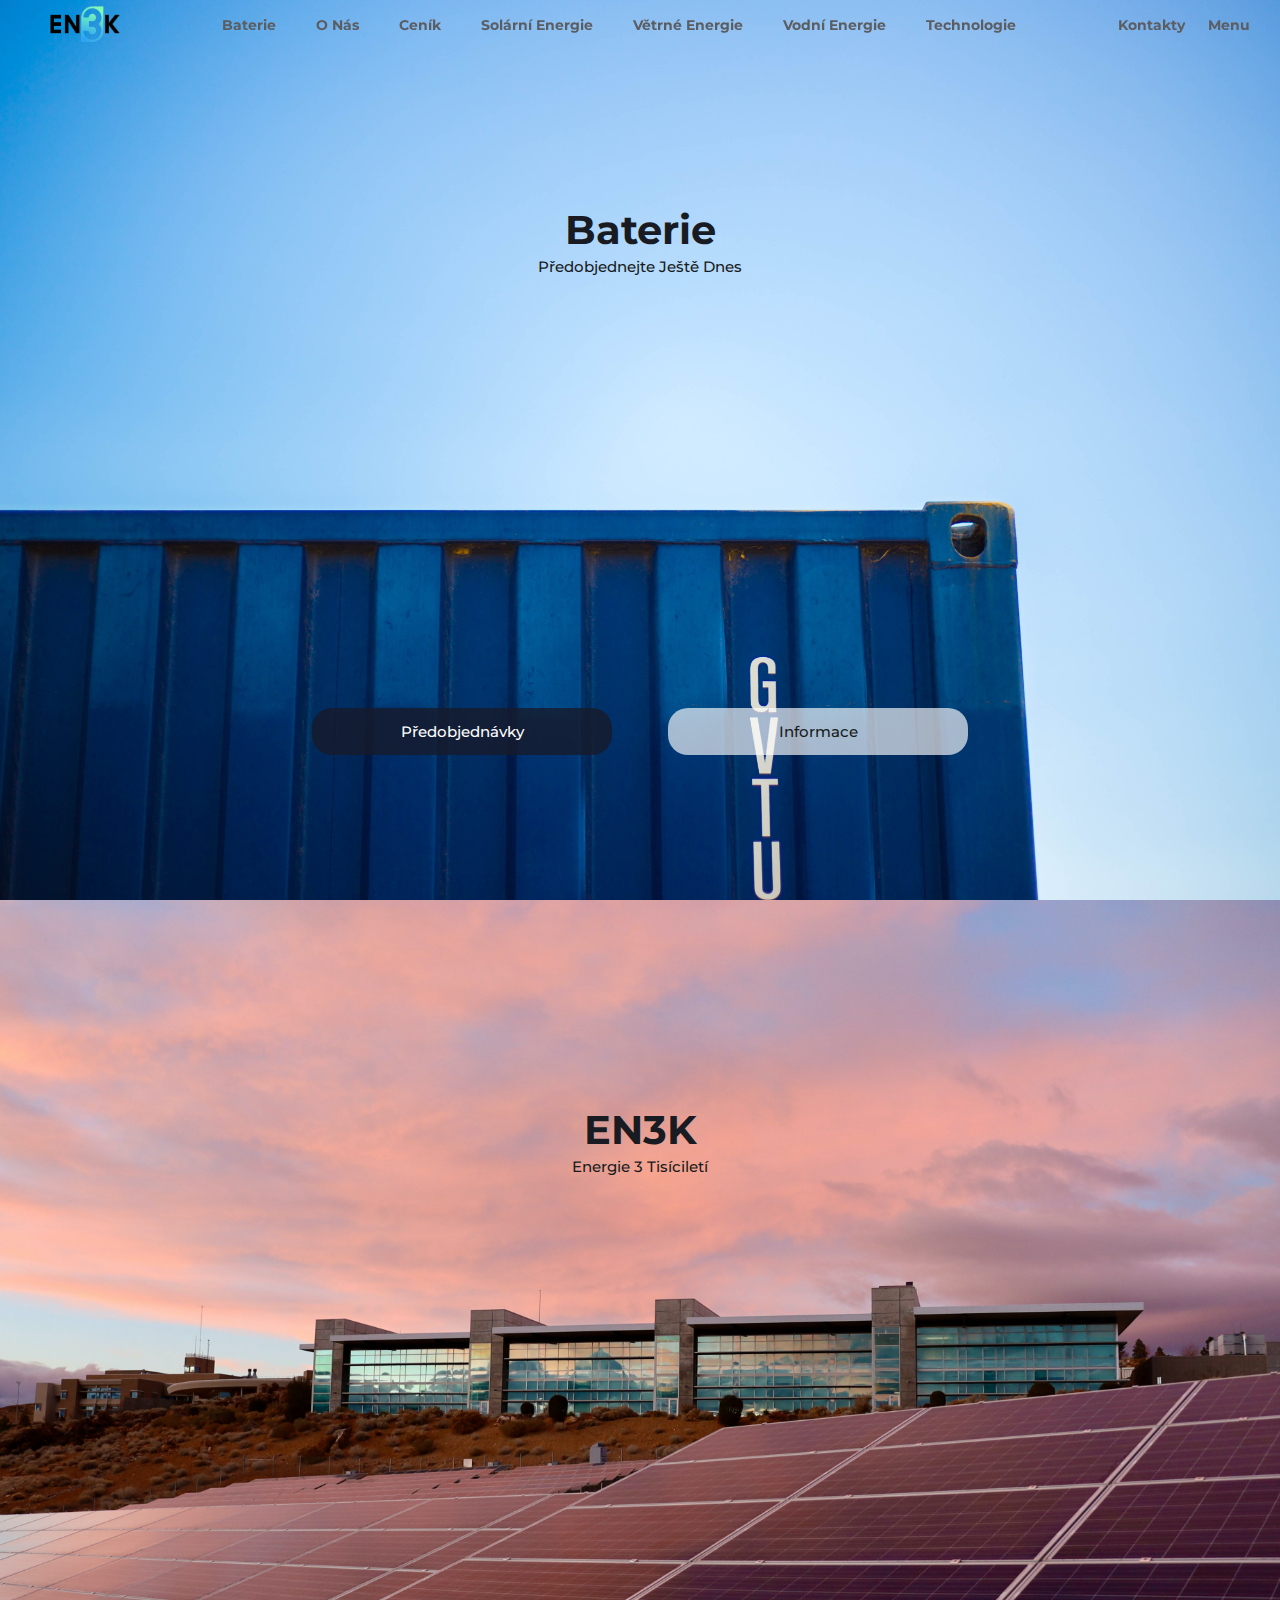
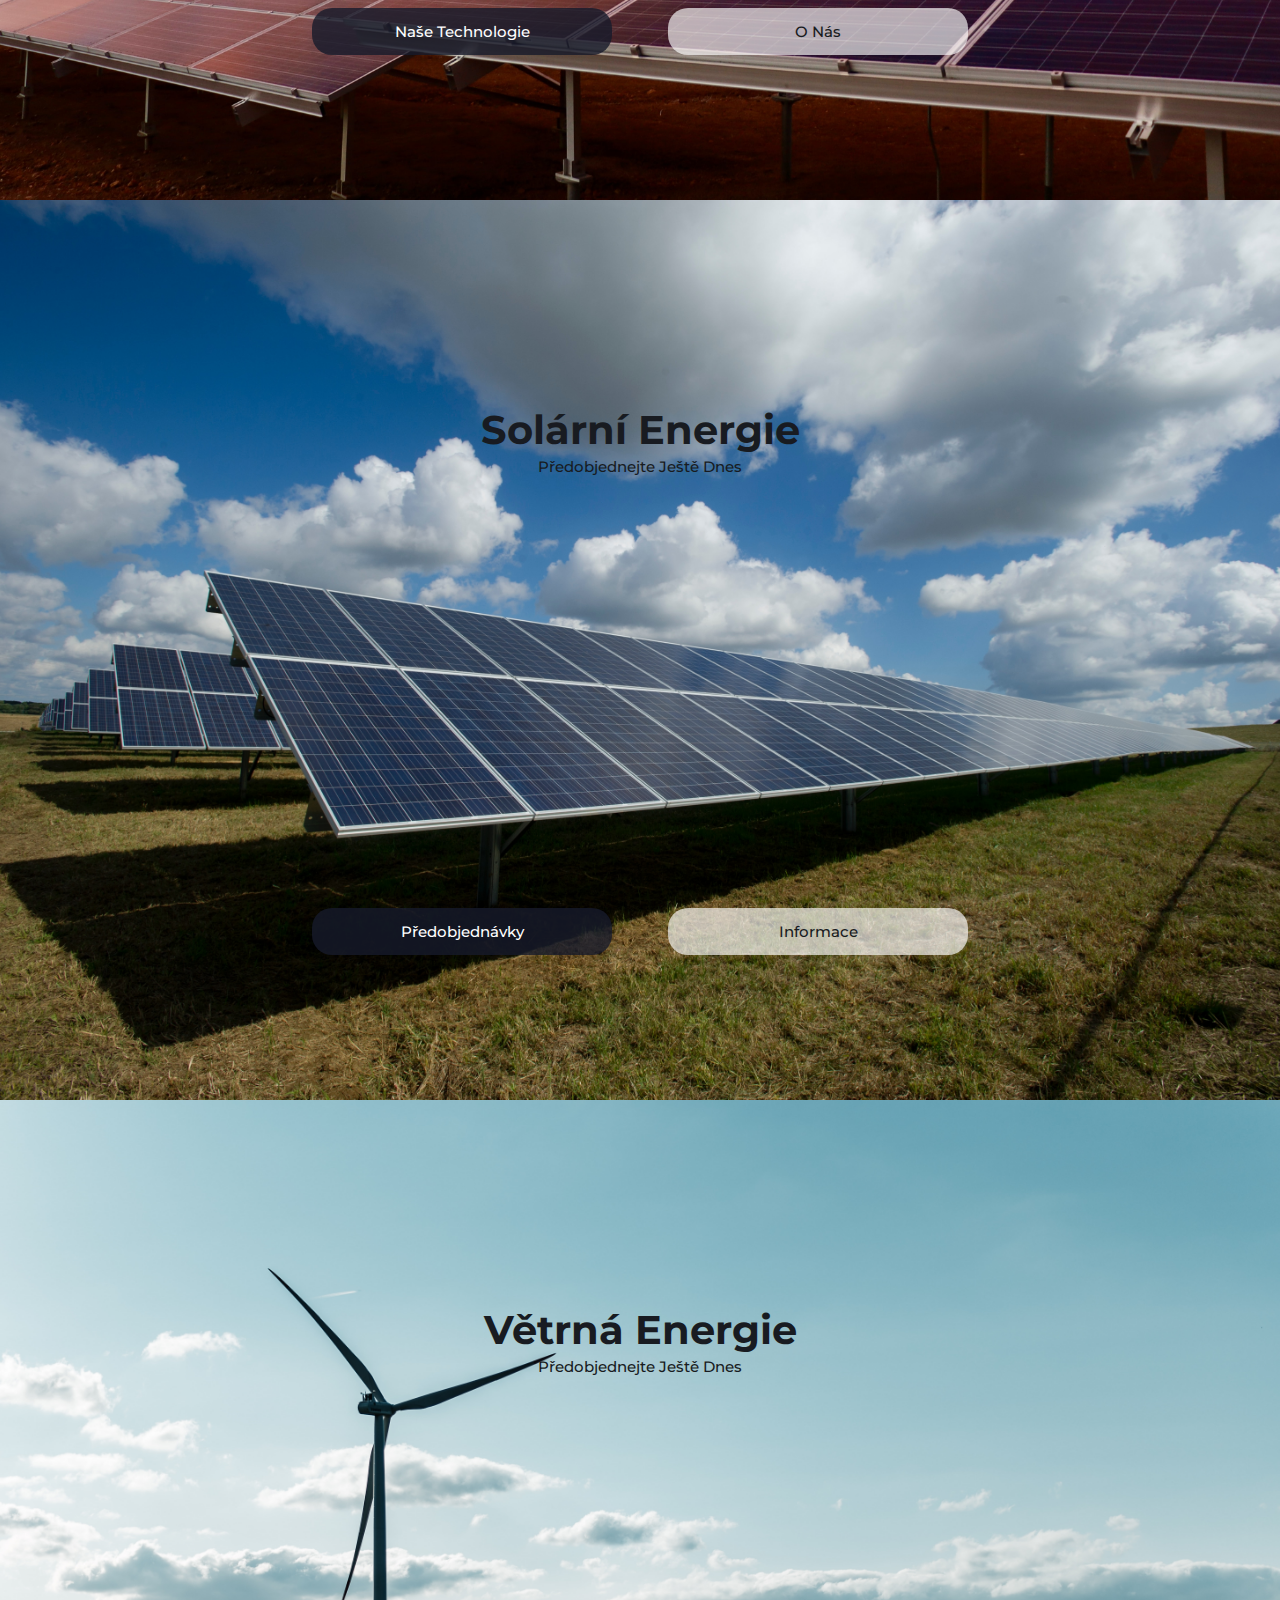
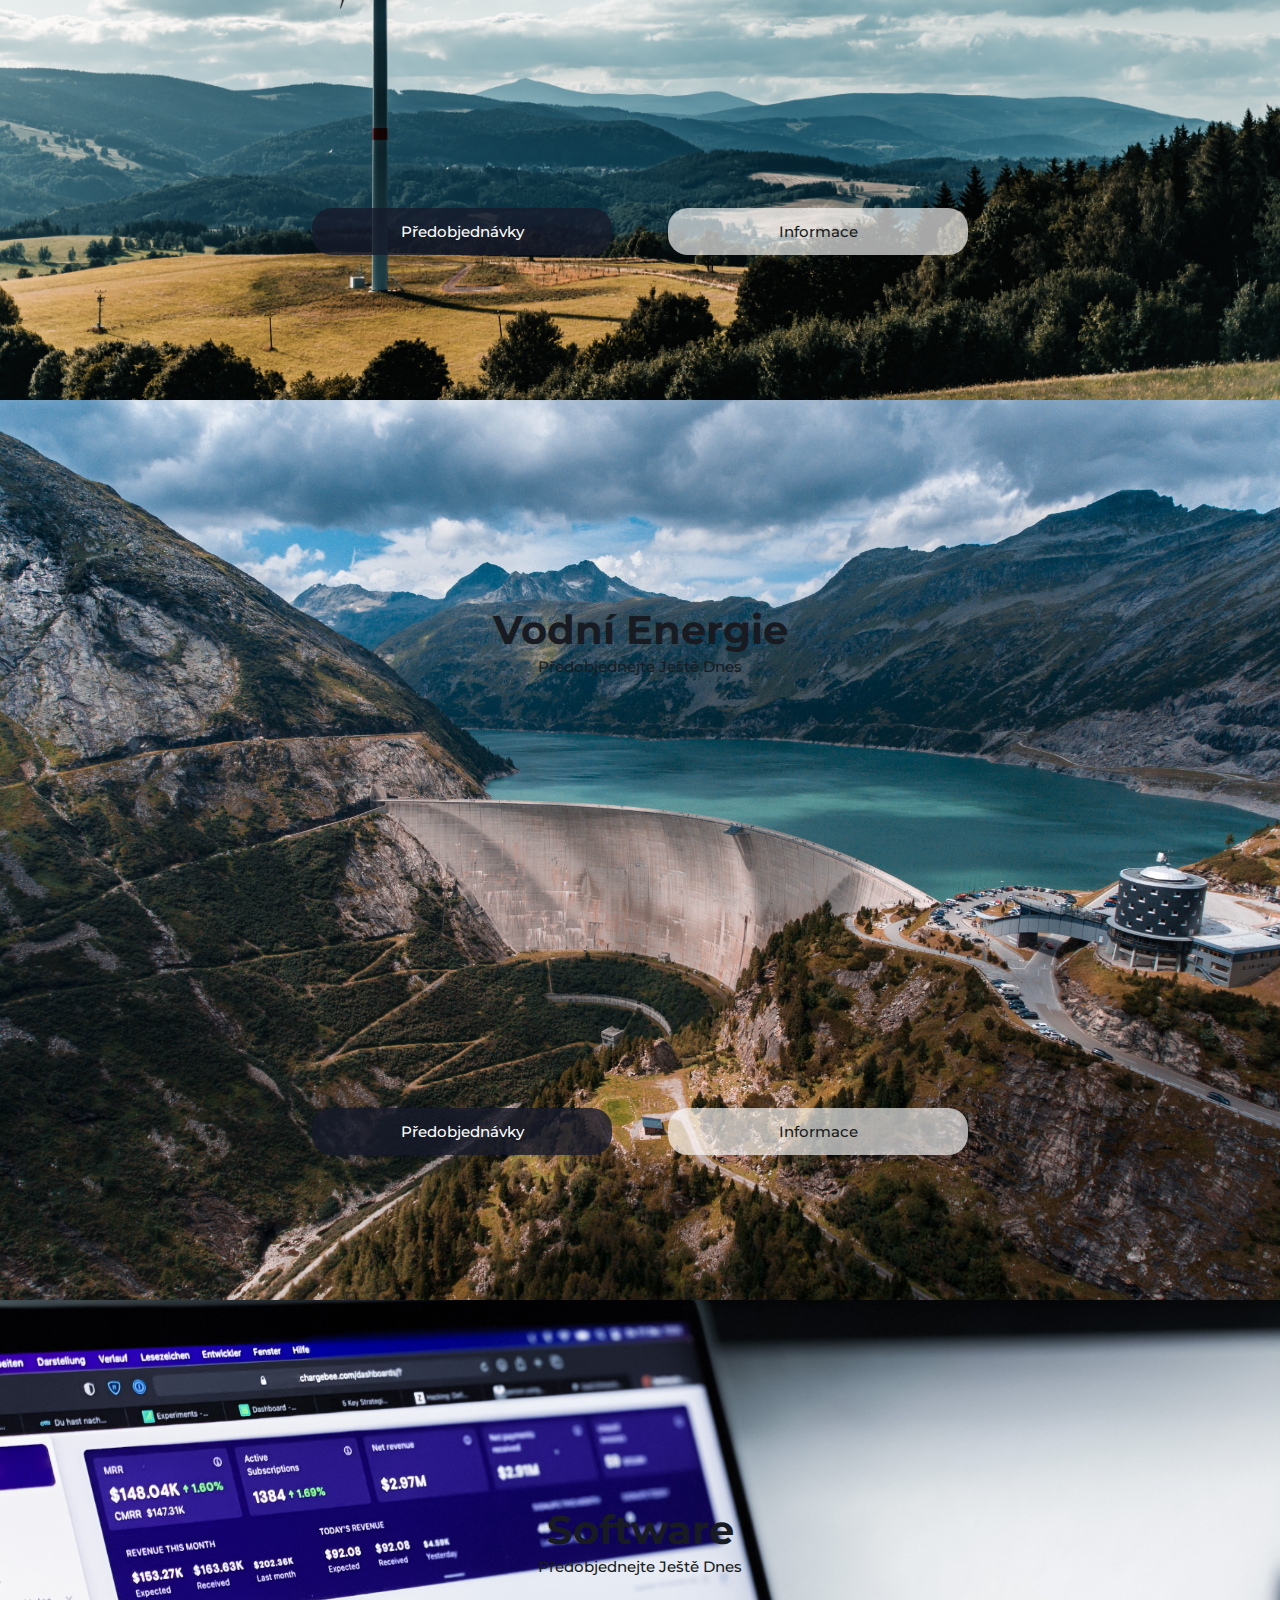
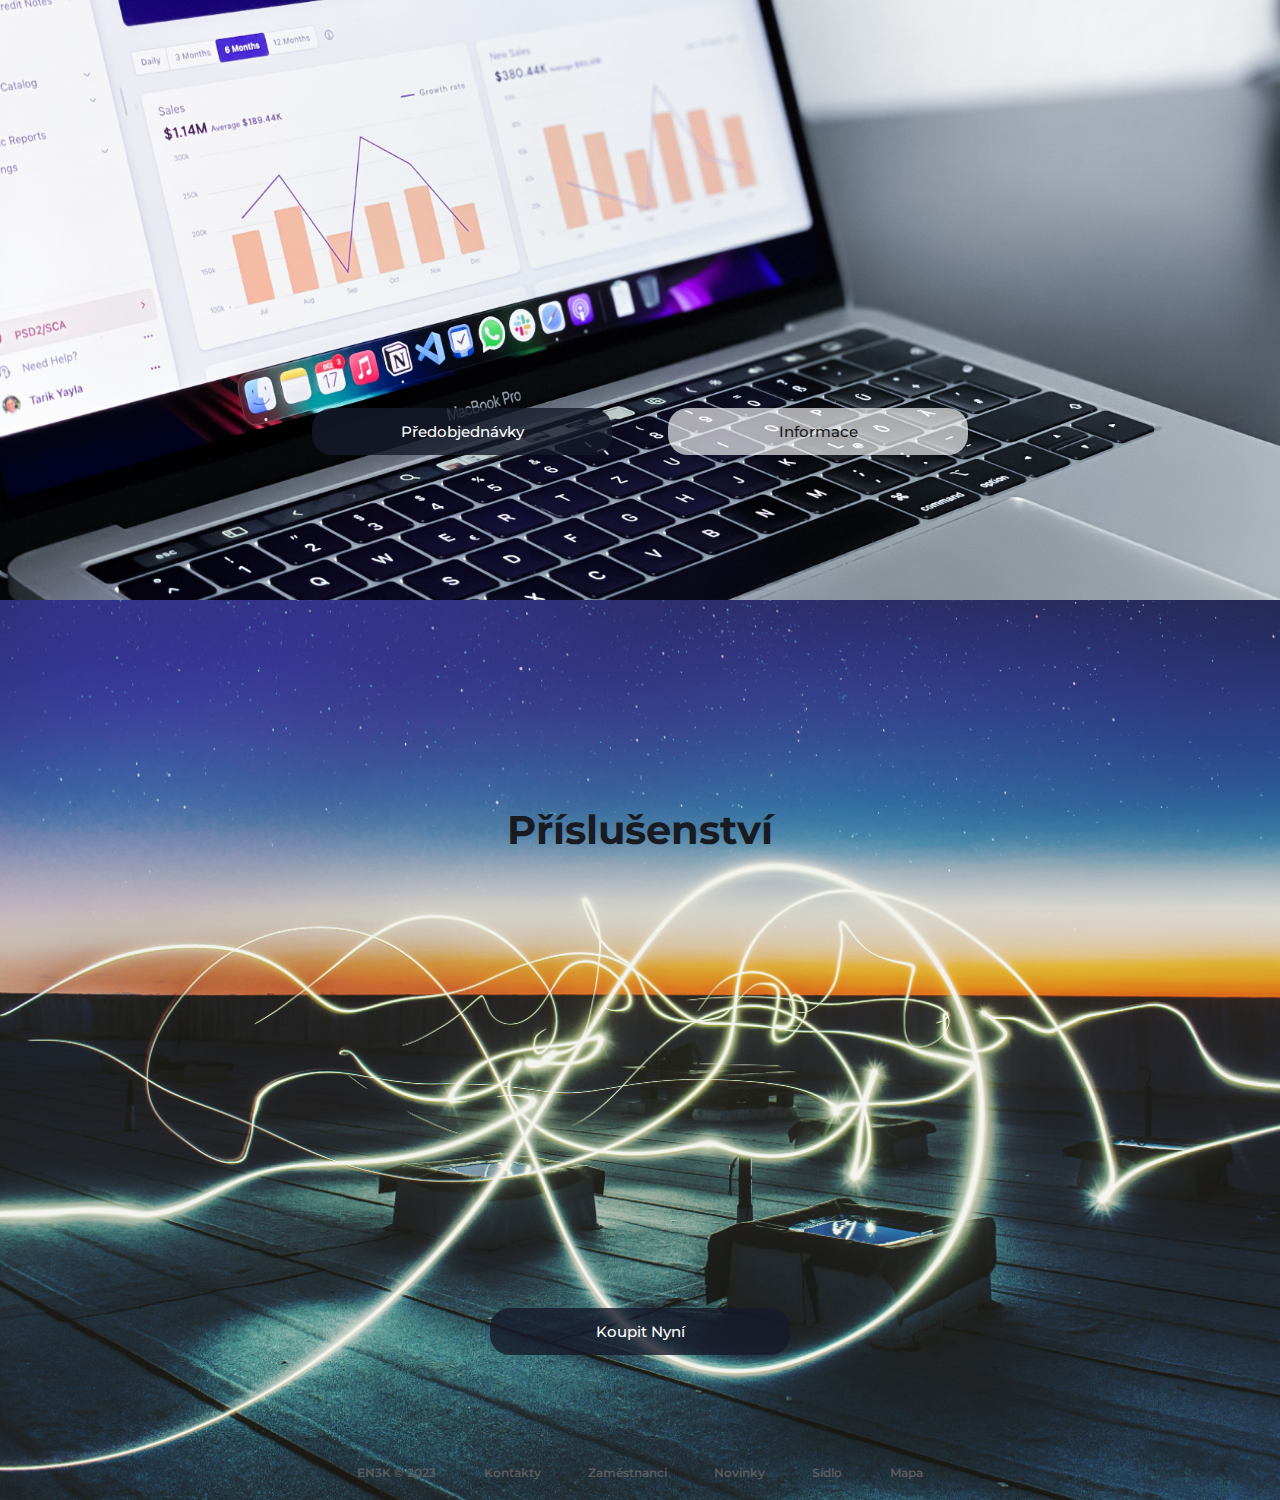
<file: tesla-clone-yt-main/index.html>
<!DOCTYPE html>
<html lang="cs">
<head>
    <meta charset="utf-8"/>
    <meta name="viewport" content="width=device-width"/>
    <link rel="icon" type="image/x-icon" href="media/FaviconEN3K.png">
    <title>EN3K</title>
    <link rel="stylesheet" href="css/index.css"/>
    <link rel="stylesheet" href="css/reset.css"/>
    <link rel="stylesheet" href="css/variable.css"/>
    <link rel="stylesheet" href="css/header.css"/>
    <link rel="stylesheet" href="css/navigation.css"/>
    <link rel="stylesheet" href="css/section.css"/>
    <link rel="stylesheet" href="css/footer.css"/>
    <link rel="stylesheet" href="css/responsive.css"/>
</head>
<body>
<div class="blur__overlay"></div>
<header class="header">
    <a class="header__left" href="index.html">
        <img class="header__logo" src="media/logo.png" alt=""/>
    </a>

    <ul class="header__middle">
        <li>
        <li><a class="header__nav__btn" href="baterie.html">Baterie</a></li>
        <li><a class="header__nav__btn" href="#">O Nás</a></li>
        <li><a class="header__nav__btn" href="#">Ceník</a></li>
        <li><a class="header__nav__btn" href="#">Solární energie</a></li>
        <li><a class="header__nav__btn" href="#">Větrné energie</a></li>
        <li><a class="header__nav__btn" href="#">Vodní energie</a></li>
        <li><li class="header__nav__btn dropdown">
        <a href="#">Technologie</a>
        <div class="dropdown-content">
            <a href="#">Solární energie</a>
            <a href="#">Větrná energie</a>
            <a href="#">Vodní energie</a>
        </div>
    </li></li>
        </li>
    </ul>

    <div class="header__right">
        <a class="header__nav__btn" href="kontakt.html">Kontakty</a>
        <a class="header__nav__btn menu__btn" href="#">menu</a>
    </div>
</header>

<nav class="navigation">
    <div class="close__btn__container">
        <img class="navigation__close__btn" src="media/close_icon.svg" alt=""/>
    </div>
    <ul>
        <li class="link__in__middle"><a class="nav__link" href="#">Solární energie</a></li>
        <li class="link__in__middle"><a class="nav__link" href="#">Větrná energie</a></li>
        <li class="link__in__middle"><a class="nav__link" href="#">Vodní energie</a></li>
        <li class="link__in__middle"><a class="nav__link" href="#" >Technologie</a></li>
        <li><a class="nav__link" href="#">Ukázky</a></li>
        <li><a class="nav__link" href="#">Domácí baterie</a></li>
        <li><a class="nav__link" href="#">Komerční baterie</a></li>
        <li><a class="nav__link" href="#">Software</a></li>
        <li><a class="nav__link" href="#">Nabíjení</a></li>
        <li><a class="nav__link" href="kontakt.html">Kontakty</a></li>
        <li><a class="nav__link" href="#">Podpora</a></li>
    </ul>
</nav>

<section id="fullpage">
    <section class="section one">
        <div class="section__content">
            <h1 class="section__content__title">Baterie</h1>
            <h2 class="section__content__subtitle">
                <a href="#">Předobjednejte ještě dnes</a>
            </h2>
        </div>

        <div class="section__action__container">
            <a class="section__action__btn action__btn__primary" href="baterie.html"
            >Předobjednávky</a>
            <a class="section__action__btn action__btn__secondary" href="baterie.html"
            >Informace</a>
        </div>
    </section>

    <section class="section two">
        <div class="section__content">
            <h1 class="section__content__title">EN3K</h1>
            <h2 class="section__content__subtitle">
                <a href="#">Energie 3 tisíciletí</a>
            </h2>
        </div>

        <div class="section__action__container">
            <a class="section__action__btn action__btn__primary" href="#"
            >Naše Technologie</a>
            <a class="section__action__btn action__btn__secondary" href="#"
            >O Nás</a>
        </div>
    </section>

    <section class="section three">
        <div class="section__content">
            <h1 class="section__content__title">Solární energie</h1>
            <h2 class="section__content__subtitle">
                <a href="#">Předobjednejte ještě dnes</a>
            </h2>
        </div>

        <div class="section__action__container">
            <a class="section__action__btn action__btn__primary" href="#"
            >Předobjednávky</a>
            <a class="section__action__btn action__btn__secondary" href="#"
            >Informace</a>
        </div>
    </section>

    <section class="section four">
        <div class="section__content">
            <h1 class="section__content__title">Větrná energie</h1>
            <h2 class="section__content__subtitle">
                <a href="#">Předobjednejte ještě dnes</a>
            </h2>
        </div>

        <div class="section__action__container">
            <a class="section__action__btn action__btn__primary" href="#"
            >Předobjednávky</a>
            <a class="section__action__btn action__btn__secondary" href="#"
            >Informace</a>
        </div>
    </section>

    <section class="section five">
        <div class="section__content">
            <h1 class="section__content__title">Vodní energie</h1>
            <h2 class="section__content__subtitle">
                Předobjednejte ještě dnes
            </h2>
        </div>

        <div class="section__action__container">
            <a class="section__action__btn action__btn__primary" href="#">Předobjednávky</a>
            <a class="section__action__btn action__btn__secondary" href="#"
            >Informace</a>
        </div>
    </section>

    <section class="section six">
        <div class="section__content">
            <h1 class="section__content__title">Software</h1>
            <h2 class="section__content__subtitle">
                Předobjednejte ještě dnes
            </h2>
        </div>

        <div class="section__action__container">
            <a class="section__action__btn action__btn__primary" href="#">Předobjednávky</a>
            <a class="section__action__btn action__btn__secondary" href="#"
            >Informace</a>
        </div>
    </section>

    <section class="section seven">
        <div class="section__content">
            <h1 class="section__content__title">Příslušenství</h1>
        </div>

        <div class="section__action__container">
            <a class="section__action__btn action__btn__primary" href="#">Koupit nyní</a>
        </div>

        <footer class="footer">
            <ul>
                <li><a href="#">EN3K © 2023</a></li>
                <li><a href="#"> Kontakty </a></li>
                <li><a href="#">Zaměstnanci</a></li>
                <li><a href="#">Novinky</a></li>
                <li><a href="#">Sídlo</a></li>
                <li><a href="#">Mapa</a></li>
            </ul>
        </footer>
    </section>
</section>

<script src="js/library.js"></script>
<script src="js/index.js"></script>
</body>
</html>
</file>
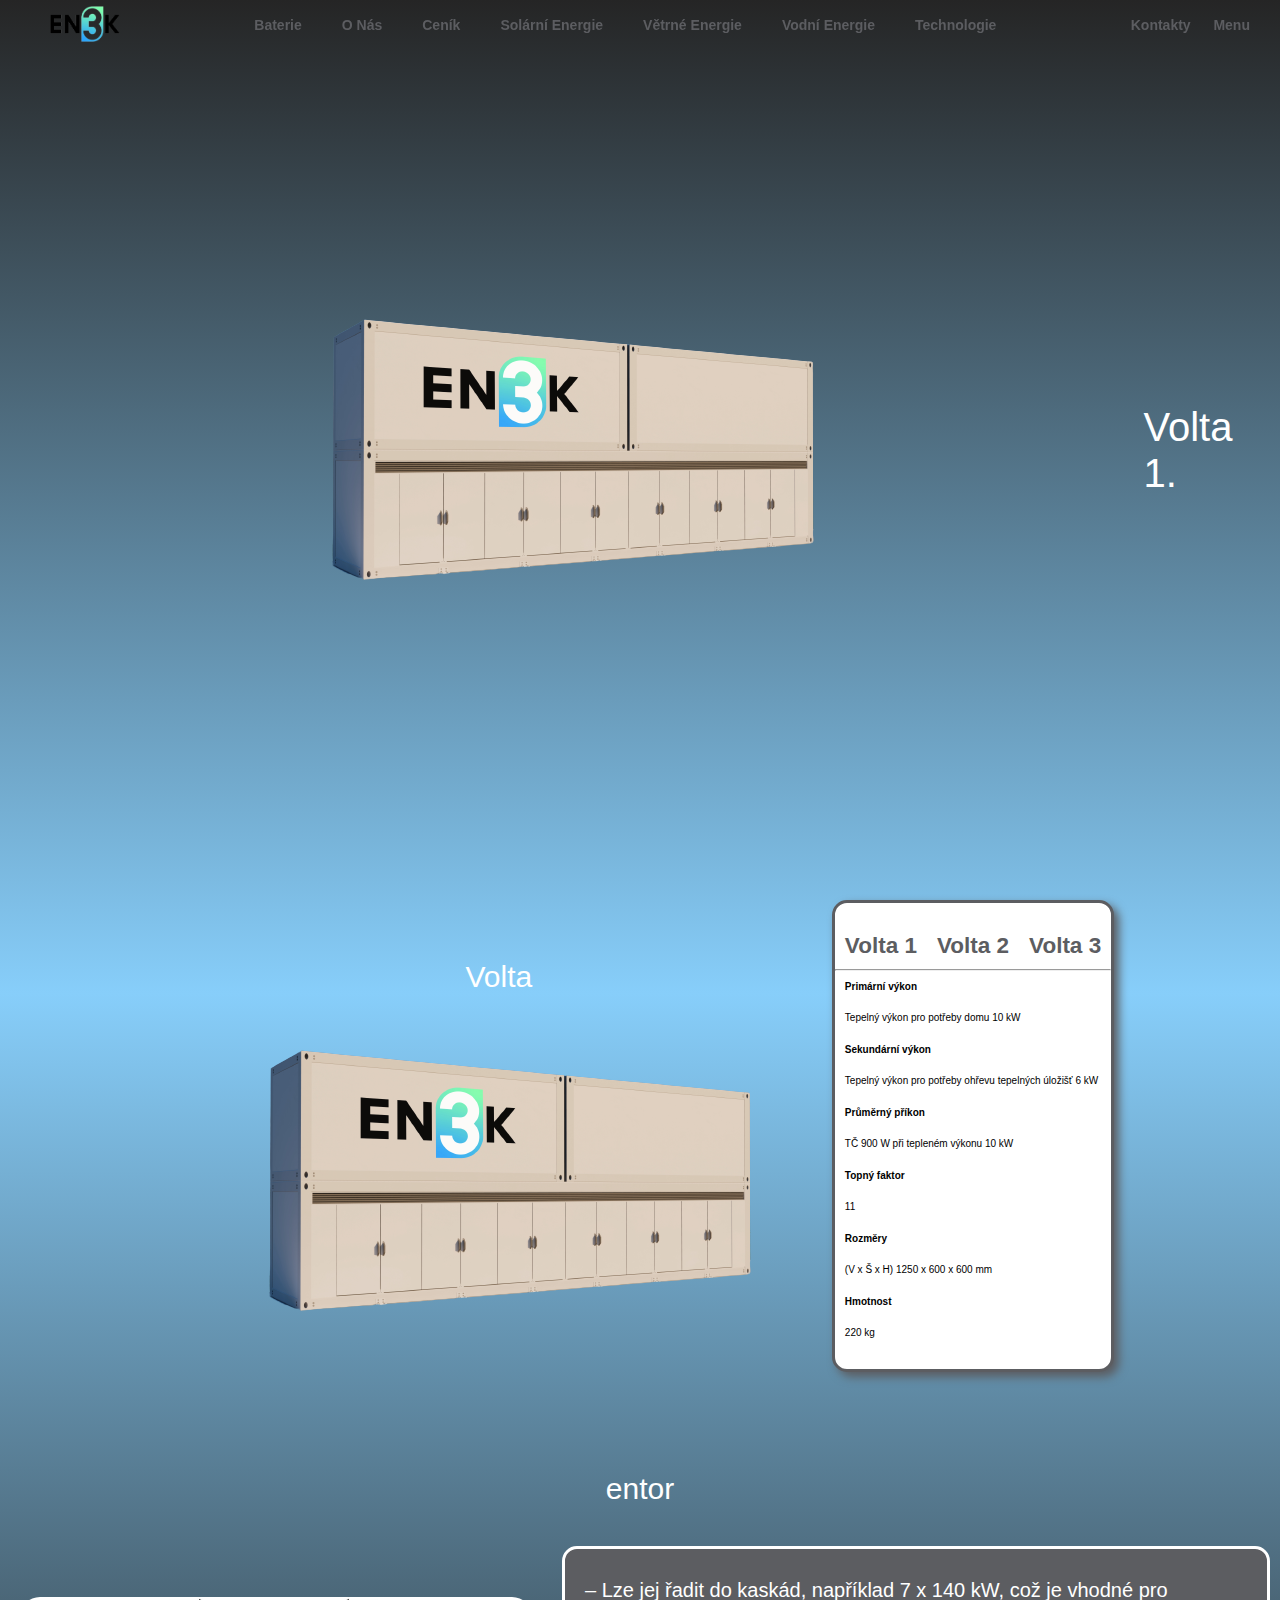
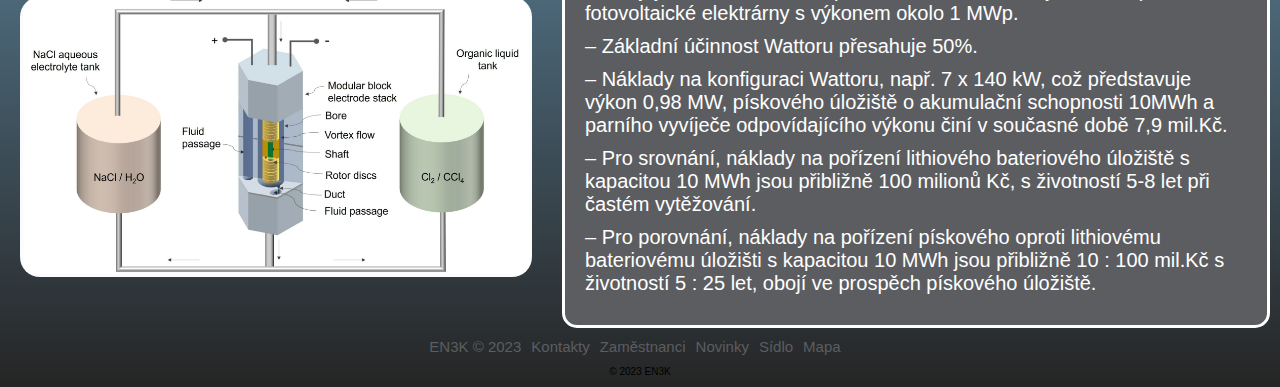
<file: tesla-clone-yt-main/baterie.html>
<!DOCTYPE html>
<html lang="en">
<head>
    <meta charset="UTF-8">
    <title>baterie</title>
    <link rel="stylesheet" href="css/baterie.css">
    <meta name="viewport" content="width=device-width, initial-scale=1.0">


</head>
<body>
<header>
</header>
<main>
    <div class="blur__overlay"></div>
    <header class="header">
        <a class="header__left" href="index.html">
            <img class="header__logo" src="media/logo.png" alt=""/>
        </a>

        <ul class="header__middle">
            <li>
            <li><a class="header__nav__btn" href="baterie.html">Baterie</a></li>
            <li><a class="header__nav__btn" href="#">O Nás</a></li>
            <li><a class="header__nav__btn" href="#">Ceník</a></li>
            <li><a class="header__nav__btn" href="#">Solární energie</a></li>
            <li><a class="header__nav__btn" href="#">Větrné energie</a></li>
            <li><a class="header__nav__btn" href="#">Vodní energie</a></li>
            <li>
            <li class="header__nav__btn dropdown">
                <a href="#">Technologie</a>
                <div class="dropdown-content">
                    <a href="#">Solární energie</a>
                    <a href="#">Větrná energie</a>
                    <a href="#">Vodní energie</a>
                </div>
            </li>
            </li>
            </li>
        </ul>

        <div class="header__right">
            <a class="header__nav__btn" href="kontakt.html">Kontakty</a>
            <a class="header__nav__btn menu__btn" href="#">menu</a>
        </div>
    </header>

    <nav class="navigation">
        <div class="close__btn__container">
            <img class="navigation__close__btn" src="media/close_icon.svg" alt=""/>
        </div>
        <ul>
            <li class="link__in__middle"><a class="nav__link" href="#">Solární energie</a></li>
            <li class="link__in__middle"><a class="nav__link" href="#">Větrná energie</a></li>
            <li class="link__in__middle"><a class="nav__link" href="#">Vodní energie</a></li>
            <li class="link__in__middle"><a class="nav__link" href="#">Technologie</a></li>
            <li><a class="nav__link" href="#">Ukázky</a></li>
            <li><a class="nav__link" href="#">Domácí baterie</a></li>
            <li><a class="nav__link" href="#">Komerční baterie</a></li>
            <li><a class="nav__link" href="#">Software</a></li>
            <li><a class="nav__link" href="#">Nabíjení</a></li>
            <li><a class="nav__link" href="kontakt.html">Kontakty</a></li>
            <li><a class="nav__link" href="#">Podpora</a></li>
        </ul>
    </nav>
    <style>
    .container {
    display: flex;
    flex-direction: column;
    }

    @media (min-width: 700px) {
    .container {
    display: flex;
    flex-direction: row;
        height: 100vh;
    }

    .image {
    padding: 20px;
        display: flex;
        justify-content: center;
        align-items: center;
        width: 100%;
    }

    .text {
    padding: 20px;
        display: flex;
        align-items: center;
        justify-content: center;
        font-size: 40px;
        color: white;
    }
    }
    @media (max-width: 700px) {
    .text {
        padding: 20px;
        display: flex;
        align-items: center;
        justify-content: center;
        font-size: 30px;
        color: white;
    }
    }
    .image img {
    max-width: 100%;
    height: auto;
    }
    </style>

    <div class="container">
        <div class="image">
            <img src="media/baterie.png" alt="Fotografie">
        </div>
        <div class="text">
            <p>Volta 1.</p>
        </div>
    </div>

    <div class="popis">
        <div class="baterie">
            <div class="nadpisbaterie">Volta</div>
            <img class="baterka" src="media/baterie.png" alt="baterie"></div>
        <div class="popisb">
            <div class="info">

                <div class="nav-container">
                    <h2 class="nav-linkl" onclick="changeColor(this, 'section1')">Volta 1</h2>
                    <h2 class="nav-link" onclick="changeColor(this, 'section2')">Volta 2</h2>
                    <h2 class="nav-linkp" onclick="changeColor(this, 'section3')">Volta 3</h2>
                </div>

                <div class="obsah">
                    <hr>
                    <div id="section1" class="content">

                        <div class="infobater"><b>Primární výkon</b></div>

                        <div class="infobater"> Tepelný výkon pro potřeby domu 10 kW</div>

                        <div class="infobater"><b>Sekundární výkon</b></div>

                        <div class="infobater"> Tepelný výkon pro potřeby ohřevu tepelných úložišť 6 kW</div>

                        <div class="infobater"><b> Průměrný příkon</b></div>

                        <div class="infobater"> TČ 900 W při tepleném výkonu 10 kW</div>

                        <div class="infobater"><b>Topný faktor</b></div>

                        <div class="infobater"> 11</div>

                        <div class="infobater"><b>Rozměry</b></div>

                        <div class="infobater"> (V x Š x H) 1250 x 600 x 600 mm</div>

                        <div class="infobater"><b>Hmotnost</b></div>

                        <div class="infobater">220 kg</div>
                    </div>
                    <div id="section2" class="content">
                        <div class="infobater"><b>Primární výkon</b></div>

                        <div class="infobater"> Tepelný výkon pro potřeby domu 10 kW</div>

                        <div class="infobater"><b>Sekundární výkon</b></div>

                        <div class="infobater"> Tepelný výkon pro potřeby ohřevu tepelných úložišť 6 kW</div>

                        <div class="infobater"><b> Průměrný příkon</b></div>

                        <div class="infobater"> TČ 900 W při tepleném výkonu 10 kW</div>

                        <div class="infobater"><b>Topný faktor</b></div>

                        <div class="infobater"> 11</div>

                        <div class="infobater"><b>Rozměry</b></div>

                        <div class="infobater"> (V x Š x H) 1250 x 600 x 600 mm</div>


                    </div>
                    <div id="section3" class="content">

                        <div class="infobater"><b>Sekundární výkon</b></div>

                        <div class="infobater"> Tepelný výkon pro potřeby ohřevu tepelných úložišť 6 kW</div>

                        <div class="infobater"><b> Průměrný příkon</b></div>

                        <div class="infobater"> TČ 900 W při tepleném výkonu 10 kW</div>

                        <div class="infobater"><b>Topný faktor</b></div>

                        <div class="infobater"> 11</div>

                        <div class="infobater"><b>Rozměry</b></div>

                        <div class="infobater"> (V x Š x H) 1250 x 600 x 600 mm</div>

                        <div class="infobater"><b>Hmotnost</b></div>

                        <div class="infobater">220 kg</div>
                    </div>
                </div>
            </div>

            <script>

                showContent('section1');

                function showContent(sectionId) {
                    let contents = document.getElementsByClassName('content');
                    for (let i = 0; i < contents.length; i++) {
                        contents[i].style.display = 'none';
                    }
                    let section = document.getElementById(sectionId);
                    section.style.display = 'block';
                }

                function changeColor(element, sectionId) {
                    // Resetuje barvu všech nadpisů na bílou
                    let headers = document.querySelectorAll('.nav-linkl, .nav-link, .nav-linkp');
                    for (let i = 0; i < headers.length; i++) {
                        headers[i].style.color = '#5c5d61';
                    }

                    // Nastaví novou barvu pro kliknutý nadpis
                    element.style.color = 'black';

                    // Zobrazí obsah příslušící k danému nadpisu
                    showContent(sectionId);
                }
            </script>
        </div>
    </div>
    </section>


    <div class="entoor">entor</div>
    <div class="popis">
        <div class="entorro"><img class="entor" src="media/bateryfunction.png" alt="en3ktor">
        <div class="popisbate">
            <div class="textb">– Lze jej řadit do kaskád, například 7 x 140 kW, což je vhodné pro
                fotovoltaické elektrárny s výkonem okolo 1 MWp.
            </div>
            <div class="textb">– Základní účinnost Wattoru přesahuje 50%.</div>
            <div class="textb">– Náklady na konfiguraci Wattoru, např. 7 x 140 kW,
                což představuje výkon 0,98 MW, pískového úložiště o
                akumulační schopnosti 10MWh a parního vyvíječe
                odpovídajícího výkonu činí v současné době 7,9 mil.Kč.
            </div>
            <div class="textb">– Pro srovnání, náklady na pořízení lithiového bateriového
                úložiště s kapacitou 10 MWh jsou přibližně 100 milionů Kč, s
                životností 5-8 let při častém vytěžování.
            </div>
            <div class="textb">– Pro porovnání, náklady na pořízení pískového oproti
                lithiovému bateriovému úložišti s kapacitou 10 MWh
                jsou přibližně 10 : 100 mil.Kč s životností 5 : 25
                let, obojí ve prospěch pískového úložiště.
            </div>


        </div>
    </div>    </div>


    <footer class="footer">
        <ul>
            <li><a href="#">EN3K © 2023</a></li>
            <li><a href="#"> Kontakty </a></li>
            <li><a href="#">Zaměstnanci</a></li>
            <li><a href="#">Novinky</a></li>
            <li><a href="#">Sídlo</a></li>
            <li><a href="#">Mapa</a></li>
        </ul>
    </footer>

    <script src="js/index.js"></script>
</main>
<footer class="copy">
    <p>&copy 2023 EN3K </p>
</footer>
</body>
</html>
</file>
<file: tesla-clone-yt-main/css/index.css>
.fp-enabled body, html.fp-enabled {
    margin: 0;
    padding: 0;
    overflow: hidden;;
    -webkit-tap-highlight-color: rgba(0, 0, 0, 0);
}
.fp-section {
    position: relative;
    -webkit-box-sizing: border-box;
    -moz-box-sizing: border-box;
    box-sizing: border-box
}

.fp-slide {
    float: left
}

.fp-slide, .fp-slidesContainer {
    height: 100%;
    display: block
}

.fp-slides {
    z-index: 1;
    height: 100%;
    overflow: hidden;
    position: relative;
    -webkit-transition: all .3s ease-out;
    transition: all .3s ease-out
}

.fp-section.fp-table, .fp-slide.fp-table {
    display: table;
    table-layout: fixed;
    width: 100%
}

.fp-tableCell {
    display: table-cell;
    vertical-align: middle;
    width: 100%;
    height: 100%
}

.fp-slidesContainer {
    float: left;
    position: relative
}

.fp-controlArrow {
    -webkit-user-select: none;
    -moz-user-select: none;
    -khtml-user-select: none;
    -ms-user-select: none;
    position: absolute;
    z-index: 4;
    top: 50%;
    cursor: pointer;
    width: 0;
    height: 0;
    border-style: solid;
    margin-top: -38px;
    -webkit-transform: translate3d(0, 0, 0);
    -ms-transform: translate3d(0, 0, 0);
    transform: translate3d(0, 0, 0)
}

.fp-controlArrow.fp-prev {
    left: 15px;
    width: 0;
    border-width: 38.5px 34px 38.5px 0;
    border-color: transparent #fff transparent transparent
}

.fp-controlArrow.fp-next {
    right: 15px;
    border-width: 38.5px 0 38.5px 34px;
    border-color: transparent transparent transparent #fff
}

.fp-scrollable {
    overflow: hidden;
    position: relative
}

.fp-scroller {
    overflow: hidden
}

.iScrollIndicator {
    border: 0 !important
}

.fp-notransition {
    -webkit-transition: none !important;
    transition: none !important
}

#fp-nav {
    position: fixed;
    z-index: 100;
    top: 50%;
    opacity: 1;
    transform: translateY(-50%);
    -ms-transform: translateY(-50%);
    -webkit-transform: translate3d(0, -50%, 0)
}

#fp-nav.fp-right {
    right: 17px
}

#fp-nav.fp-left {
    left: 17px
}

.fp-slidesNav {
    position: absolute;
    z-index: 4;
    opacity: 1;
    -webkit-transform: translate3d(0, 0, 0);
    -ms-transform: translate3d(0, 0, 0);
    transform: translate3d(0, 0, 0);
    left: 0 !important;
    right: 0;
    margin: 0 auto !important
}

.fp-slidesNav.fp-bottom {
    bottom: 17px
}

.fp-slidesNav.fp-top {
    top: 17px
}

#fp-nav ul, .fp-slidesNav ul {
    margin: 0;
    padding: 0
}

#fp-nav ul li, .fp-slidesNav ul li {
    display: block;
    width: 14px;
    height: 13px;
    margin: 7px;
    position: relative
}

.fp-slidesNav ul li {
    display: inline-block
}

#fp-nav ul li a, .fp-slidesNav ul li a {
    display: block;
    position: relative;
    z-index: 1;
    width: 100%;
    height: 100%;
    cursor: pointer;
    text-decoration: none
}

#fp-nav ul li a.active span, #fp-nav ul li:hover a.active span, .fp-slidesNav ul li a.active span, .fp-slidesNav ul li:hover a.active span {
    height: 12px;
    width: 12px;
    margin: -6px 0 0 -6px;
    border-radius: 100%
}

#fp-nav ul li a span, .fp-slidesNav ul li a span {
    border-radius: 50%;
    position: absolute;
    z-index: 1;
    height: 4px;
    width: 4px;
    border: 0;
    background: #333;
    left: 50%;
    top: 50%;
    margin: -2px 0 0 -2px;
    -webkit-transition: all .1s ease-in-out;
    -moz-transition: all .1s ease-in-out;
    -o-transition: all .1s ease-in-out;
    transition: all .1s ease-in-out
}

#fp-nav ul li:hover a span, .fp-slidesNav ul li:hover a span {
    width: 10px;
    height: 10px;
    margin: -5px 0 0 -5px
}

#fp-nav ul li .fp-tooltip {
    position: absolute;
    top: -2px;
    color: #fff;
    font-size: 14px;
    font-family: arial, helvetica, sans-serif;
    white-space: nowrap;
    max-width: 220px;
    overflow: hidden;
    display: block;
    opacity: 0;
    width: 0;
    cursor: pointer
}

#fp-nav ul li:hover .fp-tooltip, #fp-nav.fp-show-active a.active + .fp-tooltip {
    -webkit-transition: opacity .2s ease-in;
    transition: opacity .2s ease-in;
    width: auto;
    opacity: 1
}

#fp-nav ul li .fp-tooltip.fp-right {
    right: 20px
}

#fp-nav ul li .fp-tooltip.fp-left {
    left: 20px
}

.fp-auto-height .fp-slide, .fp-auto-height .fp-tableCell, .fp-auto-height.fp-section {
    height: auto !important
}

.fp-responsive .fp-auto-height-responsive .fp-slide, .fp-responsive .fp-auto-height-responsive .fp-tableCell, .fp-responsive .fp-auto-height-responsive.fp-section {
    height: auto !important
}

.fp-sr-only {
    position: absolute;
    width: 1px;
    height: 1px;
    padding: 0;
    overflow: hidden;
    clip: rect(0, 0, 0, 0);
    white-space: nowrap;
    border: 0
}
</file>
<file: tesla-clone-yt-main/css/variable.css>
:root {
	--primary-color: #181b21;
	--secondary-color: #5c5d61;
}
</file>
<file: tesla-clone-yt-main/css/header.css>
.header {
	height: 5rem;
	position: fixed;
	top: 0;
	left: 0;
	width: 100%;
	z-index: 5;
	display: flex;
	align-items: center;
	justify-content: space-between;
}
a{
	color: #5c5d61;
}
.dropdown {
	position: relative;
	display: inline-block;
}

.dropdown .dropdown-content {
	display: none;
	position: absolute;
	background-color: #fff;
	min-width: 200px;
	box-shadow: 0px 8px 16px 0px rgba(0,0,0,0.2);
	z-index: 1;
	top: 100%;
}

.dropdown:hover .dropdown-content {
	display: block;
}

.dropdown-content a {
	color: #333;
	padding: 12px 16px;
	text-decoration: none;
	display: block;
}

.dropdown-content a:hover {
	background-color: #f2f2f2;
}
.header__middle {
	display: flex;
	align-items: center;
}

.header__left {
	display: block;
	overflow: hidden;
	padding: 0 2rem;
}

.header__logo {
	width: 7rem;
}

.header__right {
	margin: auto 0;
	margin-right: 1rem;
}

.header__nav__btn {
	display: none;
	font-size: 1.4rem;
	font-weight: bold;
	padding: 1rem;
	color: var(--secondary-color);
	border-radius: 1.5rem;
	text-transform: capitalize;
	transition: background 0.3s linear;
}

.header__nav__btn:hover {
	background: #0000001c;
}

.header__nav__btn.menu__btn {
	display: inline-block;
}

.header__middle .header__nav__btn {
	margin-right: 2rem;
}
</file>
<file: tesla-clone-yt-main/css/navigation.css>
.navigation {
	position: fixed;
	top: 0;
	right: 0;
	width: 80%;
	max-width: 35rem;
	height: 100%;
	z-index: 10;
	background: #fff;
	transform: translateX(100%);
	transition: transform 0.5s cubic-bezier(0.5, 0, 0, 0.75);
}

.navigation.is--active {
	transform: translateX(0);
}

.navigation ul {
	width: 80%;
	margin: 0 auto;
}

.navigation ul li {
	width: 100%;
	padding: 1.2rem 0;
	padding-left: 2rem;
	margin-bottom: 0.5rem;
	cursor: pointer;
	border-radius: 1.2rem;
	transition: background-color 0.33s ease;
}

.nav__link {
	color: #393c41;
	font-weight: 600;
	font-size: 1.5rem;
	text-transform: capitalize;
}

.navigation ul li:hover {
	background: #0000000d;
}

.close__btn__container {
	text-align: right;
	margin: 2rem 3rem;
}

.navigation__close__btn {
	width: 3rem;
	cursor: pointer;
}

.blur__overlay {
	display: none;
	position: fixed;
	top: 0;
	left: 0;
	width: 100%;
	height: 100%;
	z-index: 9;
	background: rgba(0, 0, 0, 0.5);
	backdrop-filter: blur(1rem);
	transition: display 0.4s ease;
}

.blur__overlay.is--active {
	display: block;
}
</file>
<file: tesla-clone-yt-main/css/section.css>
#fullpage.no-scroll {
	overflow-y: hidden;
	max-height: 100vh;
}

.section {
	background-repeat: no-repeat;
	background-size: cover;
	background-position: center;
}

.section.one {
	background-image: url(../media/container.jpg);
}

.section.two {
	background-image: url(../media/company.jpg);
}

.section.three {
	background-image: url(../media/solar_field.jpg);
}

.section.four {
	background-image: url(../media/wind_plant.jpg);
}

.section.five {
	background-image: url(../media/water_energy.jpg);
}

.section.six {
	background-image: url(../media/software.jpg);
}

.section.seven {
	background-image: url(../media/accesories.jpg);
}

.section__content {
	position: absolute;
	top: 20%;
	left: 50%;
	transform: translateX(-50%);
	width: 100%;
	text-align: center;
	text-transform: capitalize;
	color: var(--primary-color);
}

.section__content__title {
	font-size: 4rem;
	font-weight: bold;
	margin-bottom: 0.5rem;
}

.section__content__subtitle {
	font-size: 1.5rem;
	font-weight: 500;
}

.section__content__subtitle a {
	color: inherit;
}

.section__content__subtitle a:hover {
	text-decoration: underline;
}

.section__action__container {
	position: absolute;
	bottom: 15%;
	left: 50%;
	transform: translateX(-50%);
	width: 100%;
	text-align: center;
	display: flex;
	flex-wrap: wrap;
	justify-content: center;
}

.section__action__btn {
	font-size: 1.5rem;
	font-weight: 500;
	padding: 1rem;
	border-radius: 2rem;
	flex-basis: 80%;
	margin-bottom: 1rem;
	text-transform: capitalize;
}

.action__btn__primary {
	background: rgba(23, 26, 42, 0.8);
	color: white;
}

.action__btn__secondary {
	background: rgba(255, 255, 255, 0.65);
	color: var(--primary-color);
}
</file>
<file: tesla-clone-yt-main/css/footer.css>
.footer {
	position: absolute;
	z-index: 100;
	bottom: 0;
	width: 100%;
}

.footer ul {
	width: 80%;
	margin: 2rem auto;
	display: flex;
	justify-content: space-evenly;
	flex-wrap: wrap;
}

.footer ul li {
	margin: 0 1rem;
	margin-top: 1rem;
	text-transform: capitalize;
	font-weight: 600;
}

.footer ul li a {
	color: var(--secondary-color);
	font-size: 1.2rem;
}
</file>
<file: tesla-clone-yt-main/css/responsive.css>
/* sm=600 */
/* md=900 */
/* lg=1200 */
/* xl=1600 */

@media screen and (min-width: 600px) {
	.section__action__btn {
		max-width: 30rem;
		padding: 1.5rem;
		flex-basis: 40%;
	}

	.section__action__container {
		justify-content: space-evenly;
	}
}

@media screen and (min-width: 900px) {
	.section__action__container {
		width: 70%;
	}

	.footer ul {
		width: 70%;
	}
}

@media screen and (min-width: 1200px) {
	.header__nav__btn {
		display: inline-block;
	}

	.header__left {
		padding: 0 2rem;
		margin: 0 3rem;
	}

	.header__right {
		margin: auto 2rem;
	}

	.link__in__middle {
		display: none;
	}

	.section__action__container {
		width: 60%;
	}

	.footer ul {
		width: 50%;
	}
}

@media screen and (min-width: 1600px) {
	.footer ul {
		width: 40%;
	}

	.section__action__container {
		width: 50%;
	}
}
</file>
<file: tesla-clone-yt-main/css/baterie.css>
body{
    background: linear-gradient(#252525, 	#87CEFA,#252525);
}
.header {
    height: 5rem;
    position: fixed;
    top: 0;
    left: 0;
    width: 100%;
    z-index: 5;
    display: flex;
    align-items: center;
    justify-content: space-between;
}
.dropdown {
    position: relative;
    display: inline-block;
}

.dropdown .dropdown-content {
    display: none;
    position: absolute;
    background-color: #fff;
    min-width: 200px;
    box-shadow: 0px 8px 16px 0px rgba(0,0,0,0.2);
    z-index: 1;
    top: 100%;
}

.dropdown:hover .dropdown-content {
    display: block;
}

.dropdown-content a {
    color: #333;
    padding: 12px 16px;
    text-decoration: none;
    display: block;
}

.dropdown-content a:hover {
    background-color: #f2f2f2;
}
.header__middle {
    display: flex;
    align-items: center;
}

.header__left {
    display: block;
    overflow: hidden;
    padding: 0 2rem;
}

.header__logo {
    width: 7rem;
}

.header__right {
    margin: auto 0;
    margin-right: 1rem;
}

.header__nav__btn {
    display: none;
    font-size: 1.4rem;
    font-weight: bold;
    padding: 1rem;
    color: var(--secondary-color);
    border-radius: 1.5rem;
    text-transform: capitalize;
    transition: background 0.3s linear;
}

.header__nav__btn:hover {
    background: #0000001c;
}

.header__nav__btn.menu__btn {
    display: inline-block;
}

.header__middle .header__nav__btn {
    margin-right: 2rem;
}
.fp-enabled body, html.fp-enabled {
    margin: 0;
    padding: 0;
    overflow: hidden;;
    -webkit-tap-highlight-color: rgba(0, 0, 0, 0);
}
.fp-section {
    position: relative;
    -webkit-box-sizing: border-box;
    -moz-box-sizing: border-box;
    box-sizing: border-box
}

.fp-slide {
    float: left
}

.fp-slide, .fp-slidesContainer {
    height: 100%;
    display: block
}

.fp-slides {
    z-index: 1;
    height: 100%;
    overflow: hidden;
    position: relative;
    -webkit-transition: all .3s ease-out;
    transition: all .3s ease-out
}



.fp-slidesContainer {
    float: left;
    position: relative
}

.fp-controlArrow {
    -webkit-user-select: none;
    -moz-user-select: none;
    -khtml-user-select: none;
    -ms-user-select: none;
    position: absolute;
    z-index: 4;
    top: 50%;
    cursor: pointer;
    width: 0;
    height: 0;
    border-style: solid;
    margin-top: -38px;
    -webkit-transform: translate3d(0, 0, 0);
    -ms-transform: translate3d(0, 0, 0);
    transform: translate3d(0, 0, 0)
}

.fp-controlArrow.fp-prev {
    left: 15px;
    width: 0;
    border-width: 38.5px 34px 38.5px 0;
    border-color: transparent #fff transparent transparent
}

.fp-controlArrow.fp-next {
    right: 15px;
    border-width: 38.5px 0 38.5px 34px;
    border-color: transparent transparent transparent #fff
}

.fp-scrollable {
    overflow: hidden;
    position: relative
}

.fp-scroller {
    overflow: hidden
}

.iScrollIndicator {
    border: 0 !important
}

.fp-notransition {
    -webkit-transition: none !important;
    transition: none !important
}

#fp-nav {
    position: fixed;
    z-index: 100;
    top: 50%;
    opacity: 1;
    transform: translateY(-50%);
    -ms-transform: translateY(-50%);
    -webkit-transform: translate3d(0, -50%, 0)
}

#fp-nav.fp-right {
    right: 17px
}

#fp-nav.fp-left {
    left: 17px
}

.fp-slidesNav {
    position: absolute;
    z-index: 4;
    opacity: 1;
    -webkit-transform: translate3d(0, 0, 0);
    -ms-transform: translate3d(0, 0, 0);
    transform: translate3d(0, 0, 0);
    left: 0 !important;
    right: 0;
    margin: 0 auto !important
}

.fp-slidesNav.fp-bottom {
    bottom: 17px
}

.fp-slidesNav.fp-top {
    top: 17px
}

#fp-nav ul, .fp-slidesNav ul {
    margin: 0;
    padding: 0
}

#fp-nav ul li, .fp-slidesNav ul li {
    display: block;
    width: 14px;
    height: 13px;
    margin: 7px;
    position: relative
}

.fp-slidesNav ul li {
    display: inline-block
}

#fp-nav ul li a, .fp-slidesNav ul li a {
    display: block;
    position: relative;
    z-index: 1;
    width: 100%;
    height: 100%;
    cursor: pointer;
    text-decoration: none
}

#fp-nav ul li a.active span, #fp-nav ul li:hover a.active span, .fp-slidesNav ul li a.active span, .fp-slidesNav ul li:hover a.active span {
    height: 12px;
    width: 12px;
    margin: -6px 0 0 -6px;
    border-radius: 100%
}

#fp-nav ul li a span, .fp-slidesNav ul li a span {
    border-radius: 50%;
    position: absolute;
    z-index: 1;
    height: 4px;
    width: 4px;
    border: 0;
    background: #333;
    left: 50%;
    top: 50%;
    margin: -2px 0 0 -2px;
    -webkit-transition: all .1s ease-in-out;
    -moz-transition: all .1s ease-in-out;
    -o-transition: all .1s ease-in-out;
    transition: all .1s ease-in-out
}

#fp-nav ul li:hover a span, .fp-slidesNav ul li:hover a span {
    width: 10px;
    height: 10px;
    margin: -5px 0 0 -5px
}

#fp-nav ul li .fp-tooltip {
    position: absolute;
    top: -2px;
    color: #fff;
    font-size: 14px;
    font-family: arial, helvetica, sans-serif;
    white-space: nowrap;
    max-width: 220px;
    overflow: hidden;
    display: block;
    opacity: 0;
    width: 0;
    cursor: pointer
}

#fp-nav ul li:hover .fp-tooltip, #fp-nav.fp-show-active a.active + .fp-tooltip {
    -webkit-transition: opacity .2s ease-in;
    transition: opacity .2s ease-in;
    width: auto;
    opacity: 1
}

#fp-nav ul li .fp-tooltip.fp-right {
    right: 20px
}

#fp-nav ul li .fp-tooltip.fp-left {
    left: 20px
}

.fp-auto-height .fp-slide, .fp-auto-height .fp-tableCell, .fp-auto-height.fp-section {
    height: auto !important
}

.fp-responsive .fp-auto-height-responsive .fp-slide, .fp-responsive .fp-auto-height-responsive .fp-tableCell, .fp-responsive .fp-auto-height-responsive.fp-section {
    height: auto !important
}

.fp-sr-only {
    position: absolute;
    width: 1px;
    height: 1px;
    padding: 0;
    overflow: hidden;
    clip: rect(0, 0, 0, 0);
    white-space: nowrap;
    border: 0
}
.navigation {
    position: fixed;
    top: 0;
    right: 0;
    width: 80%;
    max-width: 35rem;
    height: 100%;
    z-index: 10;
    background: #fff;
    transform: translateX(100%);
    transition: transform 0.5s cubic-bezier(0.5, 0, 0, 0.75);
}

.navigation.is--active {
    transform: translateX(0);
}

.navigation ul {
    width: 80%;
    margin: 0 auto;
}

.navigation ul li {
    width: 100%;
    padding: 1rem 0;
    padding-left: 2rem;
    cursor: pointer;
    border-radius: 1.2rem;
    transition: background-color 0.33s ease;
}

.nav__link {
    color: #393c41;
    font-weight: 600;
    font-size: 1.5rem;
    text-transform: capitalize;
}

.navigation ul li:hover {
    background: #0000000d;
}

.close__btn__container {
    text-align: right;
    margin: 2rem 3rem;
}

.navigation__close__btn {
    width: 3rem;
    cursor: pointer;
}

.blur__overlay {
    display: none;
    position: fixed;
    top: 0;
    left: 0;
    width: 100%;
    height: 100%;
    z-index: 9;
    background: rgba(0, 0, 0, 0.5);
    backdrop-filter: blur(1rem);
    transition: display 0.4s ease;
}

.blur__overlay.is--active {
    display: block;
}

/*! normalize.css v8.0.1 | MIT License | github.com/necolas/normalize.css */

@import url('https://fonts.googleapis.com/css2?family=Lato:wght@700&family=Mohave:wght@700&family=Montserrat:wght@100;200;300;400;500;600;700&family=Nothing+You+Could+Do&display=swap');

/* Document
   ========================================================================== */

* {
    padding: 0;
    margin: 0;
    box-sizing: border-box;
}

/**
 * 1. Correct the line height in all browsers.
 * 2. Prevent adjustments of font size after orientation changes in iOS.
 */

html {
    line-height: 1.15; /* 1 */
    -webkit-text-size-adjust: 100%; /* 2 */
    font-size: 62.5%;
}

/* Sections
   ========================================================================== */

/**
 * Remove the margin in all browsers.
 */

body {
    font-family: 'Montserrat', sans-serif;
    max-width: 100vw;
    overflow-x: hidden;
}


a:active,
a:link,
a:visited {
    text-decoration: none;
}

/**
 * Render the `main` element consistently in IE.
 */

main {
    display: block;
}

/**
 * Correct the font size and margin on `h1` elements within `section` and
 * `article` contexts in Chrome, Firefox, and Safari.
 */

h1 {
    font-size: 2em;
    margin: 0.67em 0;
}

/* Grouping content
   ========================================================================== */

/**
 * 1. Add the correct box sizing in Firefox.
 * 2. Show the overflow in Edge and IE.
 */

hr {
    box-sizing: content-box; /* 1 */
    height: 0; /* 1 */
    overflow: visible; /* 2 */
}

/**
 * 1. Correct the inheritance and scaling of font size in all browsers.
 * 2. Correct the odd `em` font sizing in all browsers.
 */

pre {
    font-family: monospace, monospace; /* 1 */
    font-size: 1em; /* 2 */
}

/* Text-level semantics
   ========================================================================== */

/**
 * Remove the gray background on active links in IE 10.
 */

a {
    background-color: transparent;
}

/**
 * 1. Remove the bottom border in Chrome 57-
 * 2. Add the correct text decoration in Chrome, Edge, IE, Opera, and Safari.
 */

abbr[title] {
    border-bottom: none; /* 1 */
    text-decoration: underline; /* 2 */
    text-decoration: underline dotted; /* 2 */
}

/**
 * Add the correct font weight in Chrome, Edge, and Safari.
 */

b,
strong {
    font-weight: bolder;
}

/**
 * 1. Correct the inheritance and scaling of font size in all browsers.
 * 2. Correct the odd `em` font sizing in all browsers.
 */

code,
kbd,
samp {
    font-family: monospace, monospace; /* 1 */
    font-size: 1em; /* 2 */
}

/**
 * Add the correct font size in all browsers.
 */

small {
    font-size: 80%;
}

/**
 * Prevent `sub` and `sup` elements from affecting the line height in
 * all browsers.
 */

sub,
sup {
    font-size: 75%;
    line-height: 0;
    position: relative;
    vertical-align: baseline;
}

sub {
    bottom: -0.25em;
}

sup {
    top: -0.5em;
}

/* Embedded content
   ========================================================================== */

/**
 * Remove the border on images inside links in IE 10.
 */

img {
    border-style: none;
}

/* Forms
   ========================================================================== */

/**
 * 1. Change the font styles in all browsers.
 * 2. Remove the margin in Firefox and Safari.
 */

button,
input,
optgroup,
select,
textarea {
    font-family: inherit; /* 1 */
    font-size: 100%; /* 1 */
    line-height: 1.15; /* 1 */
    margin: 0; /* 2 */
}

/**
 * Show the overflow in IE.
 * 1. Show the overflow in Edge.
 */

button,
input {
    /* 1 */
    overflow: visible;
}

/**
 * Remove the inheritance of text transform in Edge, Firefox, and IE.
 * 1. Remove the inheritance of text transform in Firefox.
 */

button,
select {
    /* 1 */
    text-transform: none;
}

/**
 * Correct the inability to style clickable types in iOS and Safari.
 */

button,
[type='button'],
[type='reset'],
[type='submit'] {
    -webkit-appearance: button;
}

/**
 * Remove the inner border and padding in Firefox.
 */

button::-moz-focus-inner,
[type='button']::-moz-focus-inner,
[type='reset']::-moz-focus-inner,
[type='submit']::-moz-focus-inner {
    border-style: none;
    padding: 0;
}

/**
 * Restore the focus styles unset by the previous rule.
 */

button:-moz-focusring,
[type='button']:-moz-focusring,
[type='reset']:-moz-focusring,
[type='submit']:-moz-focusring {
    outline: 1px dotted ButtonText;
}

/**
 * Correct the padding in Firefox.
 */

fieldset {
    padding: 0.35em 0.75em 0.625em;
}

/**
 * 1. Correct the text wrapping in Edge and IE.
 * 2. Correctthe color inheritance from `fieldset` elements in IE.
 * 3. Remove the padding so developers are not caught out when they zero out
 *    `fieldset` elements in all browsers.
 */

legend {
    box-sizing: border-box; /* 1 */
    color: inherit; /* 2 */
    display: table; /* 1 */
    max-width: 100%; /* 1 */
    padding: 0; /* 3 */
    white-space: normal; /* 1 */
}

/**
 * Add the correct vertical alignment in Chrome, Firefox, and Opera.
 */

progress {
    vertical-align: baseline;
}

/**
 * Remove the default vertical scrollbar in IE 10+.
 */

textarea {
    overflow: auto;
}

/**
 * 1. Add the correct box sizing in IE 10.
 * 2. Remove the padding in IE 10.
 */

[type='checkbox'],
[type='radio'] {
    box-sizing: border-box; /* 1 */
    padding: 0; /* 2 */
}

/**
 * Correct the cursor style of increment and decrement buttons in Chrome.
 */

[type='number']::-webkit-inner-spin-button,
[type='number']::-webkit-outer-spin-button {
    height: auto;
}

/**
 * 1. Correct the odd appearance in Chrome and Safari.
 * 2. Correct the outline style in Safari.
 */

[type='search'] {
    -webkit-appearance: textfield; /* 1 */
    outline-offset: -2px; /* 2 */
}

/**
 * Remove the inner padding in Chrome and Safari on macOS.
 */

[type='search']::-webkit-search-decoration {
    -webkit-appearance: none;
}

/**
 * 1. Correct the inability to style clickable types in iOS and Safari.
 * 2. Change font properties to `inherit` in Safari.
 */

::-webkit-file-upload-button {
    -webkit-appearance: button; /* 1 */
    font: inherit; /* 2 */
}

/* Interactive
   ========================================================================== */

/*
 * Add the correct display in Edge, IE 10+, and Firefox.
 */

details {
    display: block;
}

/*
 * Add the correct display in all browsers.
 */

summary {
    display: list-item;
}

/* Misc
   ========================================================================== */

/**
 * Add the correct display in IE 10+.
 */

template {
    display: none;
}

/**
 * Add the correct display in IE 10.
 */

[hidden] {
    display: none;
}

ul {
    list-style: none;
}
/* sm=600 */
/* md=900 */
/* lg=1200 */
/* xl=1600 */

@media screen and (min-width: 600px) {
    .section__action__btn {
        max-width: 30rem;
        padding: 1.5rem;
        flex-basis: 40%;
    }

    .section__action__container {
        justify-content: space-evenly;
    }
}

@media screen and (min-width: 900px) {
    .section__action__container {
        width: 70%;
    }

    .footer ul {
        width: 70%;
    }
}

@media screen and (min-width: 1200px) {
    .header__nav__btn {
        display: inline-block;
    }

    .header__left {
        padding: 0 2rem;
        margin: 0 3rem;
    }

    .header__right {
        margin: auto 2rem;
    }

    .link__in__middle {
        display: none;
    }

    .section__action__container {
        width: 60%;
    }

    .footer ul {
        width: 50%;
    }
}

@media screen and (min-width: 1600px) {
    .footer ul {
        width: 40%;
    }

    .section__action__container {
        width: 50%;
    }
}
#fullpage.no-scroll {
    overflow-y: hidden;
    max-height: 100vh;
}

.section {
    background-repeat: no-repeat;
    background-size: cover;
    background-position: center;
}

.section.one {
    background-image: url(../media/container.jpg);
}

.section.two {
    background-image: url(../media/winter-light-blue-gradient-background_53876-120755.jpg);
}

.section.three {
    background-image: url(../media/solar_field.jpg);
}

.section.four {
    background-image: url(../media/wind_plant.jpg);
}

.section.five {
    background-image: url(../media/water_energy.jpg);
}

.section.six {
    background-image: url(../media/software.jpg);
}

.section.seven {
    background-image: url(../media/accesories.jpg);
}

.section__content {
    position: absolute;
    top: 20%;
    left: 50%;
    transform: translateX(-50%);
    width: 100%;
    text-align: center;
    text-transform: capitalize;
    color: var(--primary-color);
}

.section__content__title {
    font-size: 4rem;
    font-weight: bold;
    margin-bottom: 0.5rem;
}

.section__content__subtitle {
    font-size: 1.5rem;
    font-weight: 500;
}

.section__content__subtitle a {
    color: inherit;
}

.section__content__subtitle a:hover {
    text-decoration: underline;
}

.section__action__container {
    position: absolute;
    bottom: 15%;
    left: 50%;
    transform: translateX(-50%);
    width: 100%;
    text-align: center;
    display: flex;
    flex-wrap: wrap;
    justify-content: center;
}

.section__action__btn {
    font-size: 1.5rem;
    font-weight: 500;
    padding: 1rem;
    border-radius: 2rem;
    flex-basis: 80%;
    margin-bottom: 1rem;
    text-transform: capitalize;
}

.action__btn__primary {
    background: rgba(23, 26, 42, 0.8);
    color: white;
}

.action__btn__secondary {
    background: rgba(255, 255, 255, 0.65);
    color: var(--primary-color);
}
:root {
    --primary-color: #181b21;
    --secondary-color: #5c5d61;
}

a{
    color: #5c5d61;
}



















.info {
    border-style: solid;
    border-color: #5c5d61;
    box-shadow: 5px 5px 10px #5c5d61;
    background-color: white;
    border-radius: 15px;
    padding-top: 20px;
    padding-bottom: 20px;

}
.baterka{
    width: 100%;
}
.nadpisbaterie {
    display: flex;
    justify-content: center;
    font-size: 30px;
    color: white;
}
.nav-linkl,
.nav-link,
.nav-linkp {
    cursor: pointer;
    padding: 10px;
}

.content {
    display: none;
    width: 100%;
}
.infobater {
    padding: 10px;
}

.nav-container {
    display: flex;
    justify-content: space-around;
    align-items: center;
    font-size: 15px;
    color: #5c5d61;
    background-color: white;
    border-radius: 15px;
}

@media only screen and (min-width: 1200px) {
    .popis{
    display: flex;
    justify-content: center;
    align-items: end;
    height: 100%;
}
    .entorro{
        display: flex;
        justify-content: center;
        align-items: center;
    }
    .entor{
        width: 40%;
        display: flex;
        justify-content: center;
        align-items: center;
        margin: 20px;
        border-radius: 20px;
    }

}
@media only screen and (max-width: 1200px) {
    .popis{


        display: flex;
        flex-direction: column;
        flex-wrap: wrap;
        justify-content: center;
        align-items: center;
        height: 100%;
    }
    .entorro{
        display: flex;
        justify-content: center;
        align-items: center;
        flex-wrap: wrap;
    }
    .entor{
        width: 60%;
        display: flex;
        justify-content: center;
        align-items: center;
        margin: 20px;
        border-radius: 20px;
    }
}



.popisbate{
    color: white;
    background-color: #5c5d61;
    border-radius: 15px;
    border-style: solid;
    padding: 20px;
    font-size:20px;
    margin: 10px;
    width: 90%;
}
.textb{
    margin-top: 10px;
    margin-bottom: 10px;
}







.bateriezelena{

}
.entoor{
    display: flex;
    justify-content: center;
    color: white;
    font-size: 30px;
    margin-top: 100px;
    margin-bottom: 30px;
}
.footer{
    display: flex;
    justify-content: center;
}
.footer ul li{
    display: inline-block;
    font-size: 15px;
    margin-right: 10px;
}
.footer ul{
    display: flex;
    justify-content: center;
}
.footer p{
    display: flex;
}
.copy{
    display: flex;
    justify-content: center;
    margin-top: 10px;
    margin-bottom: 10px;
}
</file>
